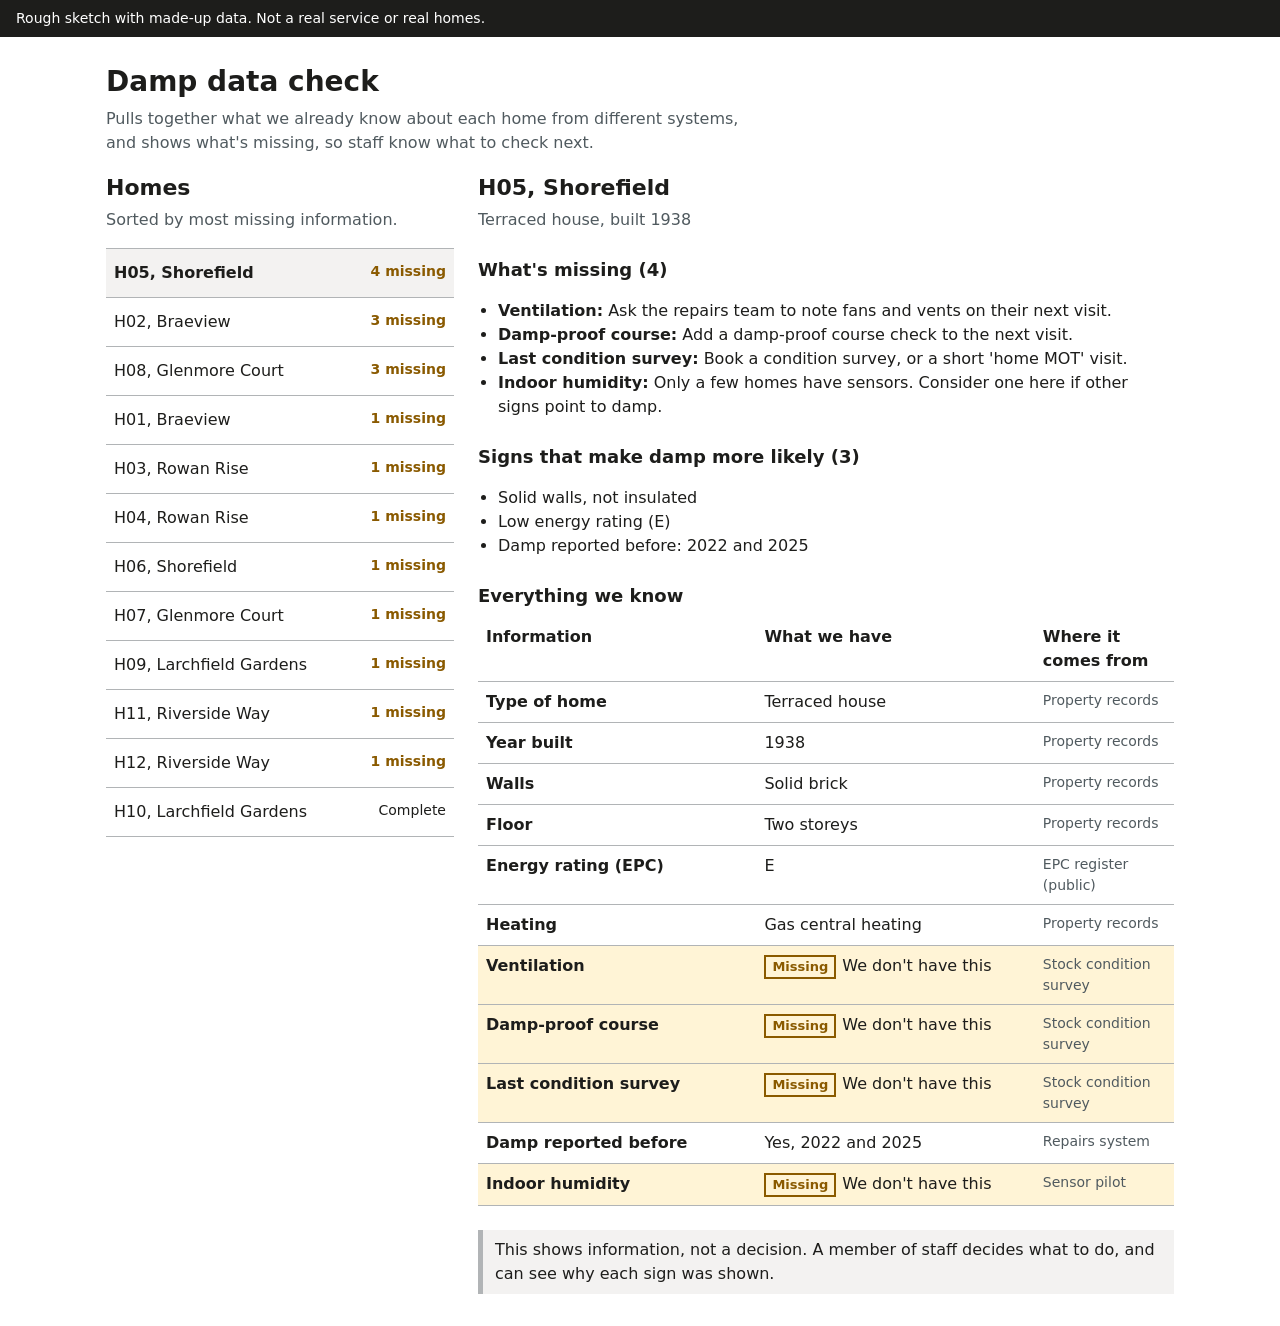
<file: sketches/damp-data-gaps-sketch.html>
<!doctype html>
<html lang="en">
<head>
<meta charset="utf-8">
<meta name="viewport" content="width=device-width, initial-scale=1">
<title>Damp data check (rough sketch)</title>
<style>
  :root { --ink:#1d1d1b; --muted:#505a5f; --line:#b1b4b6; --bg:#ffffff; --soft:#f3f2f1; --gap:#fff4d6; --gapline:#8a5a00; --focus:#ffdd00; --link:#1d70b8; }
  * { box-sizing: border-box; }
  body { margin:0; font: 16px/1.5 system-ui, -apple-system, "Segoe UI", Arial, sans-serif; color:var(--ink); background:var(--bg); }
  .banner { background:var(--ink); color:#fff; padding:8px 16px; font-size:14px; }
  main { max-width:1100px; margin:0 auto; padding:16px; }
  h1 { font-size:28px; margin:8px 0 4px; }
  .lead { color:var(--muted); margin:0 0 16px; max-width:65ch; }
  .layout { display:grid; grid-template-columns: minmax(260px, 1fr) 2fr; gap:24px; }
  @media (max-width: 720px) { .layout { grid-template-columns: 1fr; } }
  ul.homes { list-style:none; margin:0; padding:0; border-top:1px solid var(--line); }
  ul.homes li { border-bottom:1px solid var(--line); }
  ul.homes button { width:100%; text-align:left; background:none; border:0; padding:12px 8px; font:inherit; color:inherit; cursor:pointer; display:flex; justify-content:space-between; gap:8px; }
  ul.homes button[aria-current="true"] { background:var(--soft); font-weight:600; }
  ul.homes button:hover { background:var(--soft); }
  button:focus-visible { outline:3px solid var(--focus); outline-offset:0; box-shadow:0 0 0 6px var(--ink); }
  .count { white-space:nowrap; font-size:14px; }
  .count.has-gaps { color:var(--gapline); font-weight:600; }
  h2 { font-size:22px; margin:0 0 4px; }
  h3 { font-size:18px; margin:24px 0 8px; }
  table { border-collapse:collapse; width:100%; }
  th, td { text-align:left; padding:8px; border-bottom:1px solid var(--line); vertical-align:top; }
  th { width:40%; font-weight:600; }
  td.source { color:var(--muted); font-size:14px; }
  tr.missing td, tr.missing th { background:var(--gap); }
  .tag { display:inline-block; font-size:13px; font-weight:700; padding:0 6px; border:2px solid var(--gapline); color:var(--gapline); margin-right:6px; }
  ul.list { padding-left:20px; }
  .note { border-left:5px solid var(--line); padding:8px 12px; background:var(--soft); margin-top:24px; }
  .wrap { overflow-x:auto; }
</style>
</head>
<body>
<div class="banner">Rough sketch with made-up data. Not a real service or real homes.</div>
<main>
  <h1>Damp data check</h1>
  <p class="lead">Pulls together what we already know about each home from different systems, and shows what's missing, so staff know what to check next.</p>

  <div class="layout">
    <nav aria-label="Homes">
      <h2>Homes</h2>
      <p class="lead">Sorted by most missing information.</p>
      <ul class="homes" id="homes"></ul>
    </nav>
    <section aria-live="polite" id="detail"></section>
  </div>
</main>

<script>
// Made-up homes, based on sketches/example-homes.md. Null = we don't have this information.
const SOURCES = {
  asset: "Property records",
  repairs: "Repairs system",
  epc: "EPC register (public)",
  sensor: "Sensor pilot",
  survey: "Stock condition survey"
};
const FIELDS = [
  ["type", "Type of home", "asset"],
  ["built", "Year built", "asset"],
  ["walls", "Walls", "asset"],
  ["floor", "Floor", "asset"],
  ["epc", "Energy rating (EPC)", "epc"],
  ["heating", "Heating", "asset"],
  ["ventilation", "Ventilation", "survey"],
  ["dpc", "Damp-proof course", "survey"],
  ["lastSurvey", "Last condition survey", "survey"],
  ["dampReports", "Damp reported before", "repairs"],
  ["humidity", "Indoor humidity", "sensor"]
];
const HOMES = [
  { id:"H01", area:"Braeview", type:"Tenement flat", built:1905, walls:"Solid stone", floor:"Ground", epc:"E", heating:"Electric storage heaters", ventilation:"None in kitchen or bathroom", dpc:"Slate, cracked", lastSurvey:2021, dampReports:"Yes, 2024", humidity:null },
  { id:"H02", area:"Braeview", type:"Tenement flat", built:1905, walls:"Solid stone", floor:"Top (3rd)", epc:"D", heating:"Gas central heating", ventilation:null, dpc:"Not applicable (upper floor)", lastSurvey:null, dampReports:"None", humidity:null },
  { id:"H03", area:"Rowan Rise", type:"Four-in-a-block flat", built:1952, walls:"Cavity, not insulated", floor:"Ground", epc:"D", heating:"Gas central heating", ventilation:"Trickle vents in windows", dpc:"Bitumen, works", lastSurvey:2023, dampReports:"None", humidity:null },
  { id:"H04", area:"Rowan Rise", type:"Four-in-a-block flat", built:1952, walls:"Cavity, not insulated", floor:"Upper", epc:null, heating:"Gas central heating", ventilation:"Trickle vents in windows", dpc:"Not applicable (upper floor)", lastSurvey:2023, dampReports:"Yes, 2023", humidity:"High (sensor pilot)" },
  { id:"H05", area:"Shorefield", type:"Terraced house", built:1938, walls:"Solid brick", floor:"Two storeys", epc:"E", heating:"Gas central heating", ventilation:null, dpc:null, lastSurvey:null, dampReports:"Yes, 2022 and 2025", humidity:null },
  { id:"H06", area:"Shorefield", type:"Terraced house", built:1938, walls:"Solid brick, insulated outside (2019)", floor:"Two storeys", epc:"C", heating:"Gas central heating", ventilation:"Kitchen and bathroom fans", dpc:"Bitumen, works", lastSurvey:2022, dampReports:"None", humidity:null },
  { id:"H07", area:"Glenmore Court", type:"Flat in low-rise block", built:1974, walls:"Concrete panel", floor:"1st floor", epc:"D", heating:"Electric panel heaters", ventilation:"Bathroom fan only", dpc:"Not applicable (upper floor)", lastSurvey:null, dampReports:"Yes, 2025", humidity:"High (sensor pilot)" },
  { id:"H08", area:"Glenmore Court", type:"Flat in low-rise block", built:1974, walls:"Concrete panel", floor:"Ground", epc:null, heating:"Electric panel heaters", ventilation:null, dpc:"Plastic, works", lastSurvey:2020, dampReports:"None", humidity:null },
  { id:"H09", area:"Larchfield Gardens", type:"Semi-detached house", built:1991, walls:"Cavity, insulated", floor:"Two storeys", epc:"C", heating:"Gas central heating", ventilation:"Kitchen and bathroom fans", dpc:"Plastic, works", lastSurvey:2024, dampReports:"None", humidity:null },
  { id:"H10", area:"Larchfield Gardens", type:"Sheltered flat", built:1991, walls:"Cavity, insulated", floor:"Ground", epc:"C", heating:"Gas central heating", ventilation:"Kitchen and bathroom fans", dpc:"Plastic, works", lastSurvey:2024, dampReports:"None", humidity:"Normal (sensor pilot)" },
  { id:"H11", area:"Riverside Way", type:"New-build flat", built:2018, walls:"Timber frame, insulated", floor:"2nd floor", epc:"B", heating:"Air source heat pump", ventilation:"Mechanical ventilation (whole home)", dpc:"Not applicable (upper floor)", lastSurvey:2024, dampReports:"Yes, 2025", humidity:null },
  { id:"H12", area:"Riverside Way", type:"Wheelchair-accessible flat", built:2018, walls:"Timber frame, insulated", floor:"Ground", epc:"B", heating:"Air source heat pump", ventilation:"Mechanical ventilation (whole home)", dpc:"Membrane, works", lastSurvey:2024, dampReports:"None", humidity:null }
];

// What we'd suggest staff do about each gap.
const NEXT_STEP = {
  epc: "Check the public EPC register, or book an energy assessment.",
  ventilation: "Ask the repairs team to note fans and vents on their next visit.",
  dpc: "Add a damp-proof course check to the next visit.",
  lastSurvey: "Book a condition survey, or a short 'home MOT' visit.",
  humidity: "Only a few homes have sensors. Consider one here if other signs point to damp."
};

// Features from the research that make damp more likely. Shown as reasons, not a score.
function riskFeatures(h) {
  const r = [];
  if (h.built < 1919) r.push("Built before 1919");
  if (/^Solid/.test(h.walls) && !/insulated/.test(h.walls)) r.push("Solid walls, not insulated");
  if (h.ventilation && /None|only/.test(h.ventilation)) r.push("Limited ventilation: " + h.ventilation.toLowerCase());
  if (h.dpc && /cracked/.test(h.dpc)) r.push("Damp-proof course: " + h.dpc.toLowerCase());
  if (h.epc && /[EFG]/.test(h.epc)) r.push("Low energy rating (" + h.epc + ")");
  if (/^Yes/.test(h.dampReports)) r.push("Damp reported before: " + h.dampReports.replace("Yes, ", ""));
  if (h.humidity && /High/.test(h.humidity)) r.push("High indoor humidity from sensor");
  return r;
}
const gaps = h => FIELDS.filter(([k]) => h[k] === null || h[k] === undefined);
const sorted = [...HOMES].sort((a, b) => gaps(b).length - gaps(a).length || a.id.localeCompare(b.id));

const list = document.getElementById("homes");
const detail = document.getElementById("detail");

function show(id) {
  const h = HOMES.find(x => x.id === id);
  list.querySelectorAll("button").forEach(b => b.setAttribute("aria-current", b.dataset.id === id ? "true" : "false"));
  const g = gaps(h);
  const rows = FIELDS.map(([k, label, src]) => {
    const missing = h[k] === null || h[k] === undefined;
    return `<tr class="${missing ? "missing" : ""}"><th scope="row">${label}</th>
      <td>${missing ? '<span class="tag">Missing</span>We don\'t have this' : h[k]}</td>
      <td class="source">${SOURCES[src]}</td></tr>`;
  }).join("");
  const risks = riskFeatures(h);
  const steps = g.map(([k, label]) => `<li><strong>${label}:</strong> ${NEXT_STEP[k] || "Find out on the next visit."}</li>`).join("");
  detail.innerHTML = `
    <h2>${h.id}, ${h.area}</h2>
    <p class="lead">${h.type}, built ${h.built}</p>

    <h3>What's missing (${g.length})</h3>
    ${g.length ? `<ul class="list">${steps}</ul>` : "<p>Nothing missing. We have all the information we look for.</p>"}

    <h3>Signs that make damp more likely (${risks.length})</h3>
    ${risks.length ? `<ul class="list">${risks.map(r => `<li>${r}</li>`).join("")}</ul>` : "<p>None found in the information we have.</p>"}

    <h3>Everything we know</h3>
    <div class="wrap"><table>
      <thead><tr><th scope="col">Information</th><th scope="col">What we have</th><th scope="col">Where it comes from</th></tr></thead>
      <tbody>${rows}</tbody>
    </table></div>

    <p class="note">This shows information, not a decision. A member of staff decides what to do, and can see why each sign was shown.</p>`;
}

list.innerHTML = sorted.map(h => {
  const n = gaps(h).length;
  return `<li><button type="button" data-id="${h.id}">
    <span>${h.id}, ${h.area}</span>
    <span class="count ${n ? "has-gaps" : ""}">${n ? n + " missing" : "Complete"}</span></button></li>`;
}).join("");
list.addEventListener("click", e => { const b = e.target.closest("button"); if (b) show(b.dataset.id); });
show(sorted[0].id);
</script>
</body>
</html>
</file>
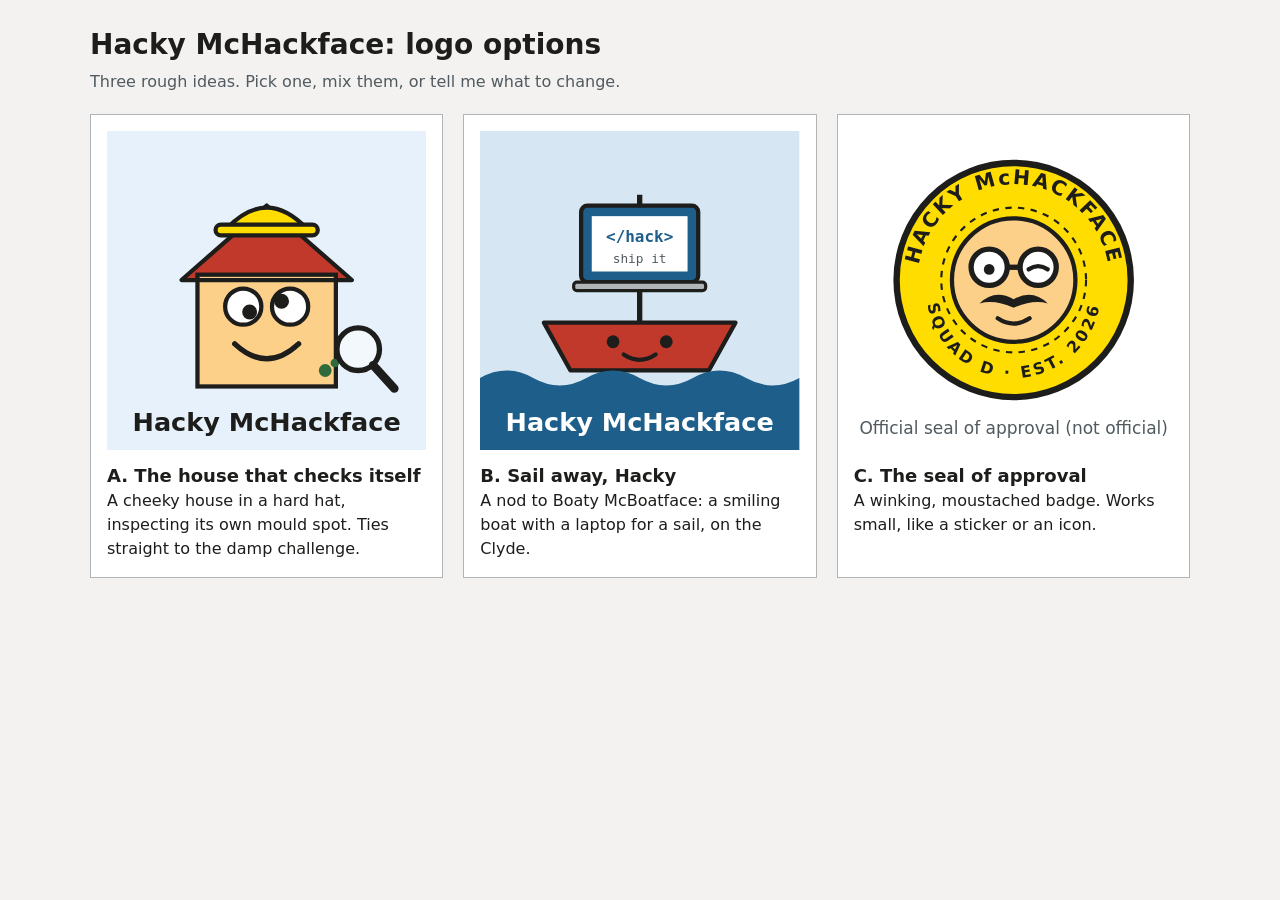
<file: sketches/logo-options.html>
<!doctype html>
<html lang="en-GB">
<head>
<meta charset="utf-8">
<meta name="viewport" content="width=device-width, initial-scale=1">
<title>Hacky McHackface logo options</title>
<style>
  body { margin: 0; font: 16px/1.5 system-ui, -apple-system, "Segoe UI", Arial, sans-serif; color: #1d1d1b; background: #f3f2f1; }
  main { max-width: 1100px; margin: 0 auto; padding: 16px; }
  h1 { font-size: 28px; margin: 8px 0 4px; }
  .lead { color: #505a5f; margin: 0 0 20px; }
  .options { display: grid; grid-template-columns: repeat(auto-fit, minmax(300px, 1fr)); gap: 20px; }
  figure { margin: 0; background: #fff; border: 1px solid #b1b4b6; padding: 16px; }
  figure svg { width: 100%; height: auto; display: block; }
  figcaption { margin-top: 12px; }
  figcaption strong { display: block; font-size: 18px; }
</style>
</head>
<body>
<main>
  <h1>Hacky McHackface: logo options</h1>
  <p class="lead">Three rough ideas. Pick one, mix them, or tell me what to change.</p>

  <div class="options">

    <!-- A: the house with a face -->
    <figure>
      <svg viewBox="0 0 300 300" role="img" aria-labelledby="a-title">
        <title id="a-title">A cartoon house with googly eyes, a big grin and a hard hat, holding a magnifying glass up to a small mould spot</title>
        <rect width="300" height="300" fill="#e7f1fb"/>
        <!-- house -->
        <polygon points="70,140 150,70 230,140" fill="#c0392b"/>
        <rect x="85" y="135" width="130" height="105" fill="#fdd08a" stroke="#1d1d1b" stroke-width="4"/>
        <polygon points="70,140 150,70 230,140" fill="none" stroke="#1d1d1b" stroke-width="4" stroke-linejoin="round"/>
        <!-- hard hat -->
        <path d="M112 92 Q150 52 188 92 Z" fill="#ffdd00" stroke="#1d1d1b" stroke-width="4"/>
        <rect x="102" y="88" width="96" height="10" rx="5" fill="#ffdd00" stroke="#1d1d1b" stroke-width="4"/>
        <!-- googly eyes -->
        <circle cx="128" cy="165" r="17" fill="#fff" stroke="#1d1d1b" stroke-width="4"/>
        <circle cx="134" cy="170" r="7" fill="#1d1d1b"/>
        <circle cx="172" cy="165" r="17" fill="#fff" stroke="#1d1d1b" stroke-width="4"/>
        <circle cx="164" cy="160" r="7" fill="#1d1d1b"/>
        <!-- grin -->
        <path d="M120 200 Q150 228 180 200" fill="none" stroke="#1d1d1b" stroke-width="5" stroke-linecap="round"/>
        <!-- mould spot and magnifier -->
        <circle cx="205" cy="225" r="6" fill="#2f6b3c"/><circle cx="214" cy="218" r="4" fill="#2f6b3c"/>
        <circle cx="236" cy="205" r="20" fill="#fff" fill-opacity="0.5" stroke="#1d1d1b" stroke-width="5"/>
        <line x1="250" y1="220" x2="270" y2="242" stroke="#1d1d1b" stroke-width="8" stroke-linecap="round"/>
        <text x="150" y="282" text-anchor="middle" font-family="system-ui, Arial, sans-serif" font-size="24" font-weight="800" fill="#1d1d1b">Hacky McHackface</text>
      </svg>
      <figcaption><strong>A. The house that checks itself</strong>A cheeky house in a hard hat, inspecting its own mould spot. Ties straight to the damp challenge.</figcaption>
    </figure>

    <!-- B: the boat -->
    <figure>
      <svg viewBox="0 0 300 300" role="img" aria-labelledby="b-title">
        <title id="b-title">A small boat with a face and a laptop for a sail, bobbing on waves, a nod to Boaty McBoatface</title>
        <rect width="300" height="300" fill="#d6e6f2"/>
        <!-- laptop sail -->
        <line x1="150" y1="60" x2="150" y2="180" stroke="#1d1d1b" stroke-width="5"/>
        <rect x="95" y="70" width="110" height="72" rx="6" fill="#1d5f8a" stroke="#1d1d1b" stroke-width="4"/>
        <rect x="105" y="80" width="90" height="52" fill="#fff"/>
        <text x="150" y="104" text-anchor="middle" font-family="ui-monospace, Menlo, monospace" font-size="15" font-weight="700" fill="#1d5f8a">&lt;/hack&gt;</text>
        <text x="150" y="124" text-anchor="middle" font-family="ui-monospace, Menlo, monospace" font-size="12" fill="#505a5f">ship it</text>
        <rect x="88" y="142" width="124" height="8" rx="3" fill="#b1b4b6" stroke="#1d1d1b" stroke-width="3"/>
        <!-- hull with face -->
        <path d="M60 180 L240 180 L215 225 L85 225 Z" fill="#c0392b" stroke="#1d1d1b" stroke-width="4" stroke-linejoin="round"/>
        <circle cx="125" cy="198" r="6" fill="#1d1d1b"/><circle cx="175" cy="198" r="6" fill="#1d1d1b"/>
        <path d="M135 210 Q150 220 165 210" fill="none" stroke="#1d1d1b" stroke-width="4" stroke-linecap="round"/>
        <!-- waves -->
        <path d="M0 232 Q25 218 50 232 T100 232 T150 232 T200 232 T250 232 T300 232 V300 H0 Z" fill="#1d5f8a"/>
        <text x="150" y="282" text-anchor="middle" font-family="system-ui, Arial, sans-serif" font-size="24" font-weight="800" fill="#fff">Hacky McHackface</text>
      </svg>
      <figcaption><strong>B. Sail away, Hacky</strong>A nod to Boaty McBoatface: a smiling boat with a laptop for a sail, on the Clyde.</figcaption>
    </figure>

    <!-- C: the badge -->
    <figure>
      <svg viewBox="0 0 300 300" role="img" aria-labelledby="c-title">
        <title id="c-title">A round badge with a winking face wearing big round glasses and a moustache, with the words Squad D around it</title>
        <rect width="300" height="300" fill="#fff"/>
        <circle cx="150" cy="140" r="110" fill="#ffdd00" stroke="#1d1d1b" stroke-width="6"/>
        <circle cx="150" cy="140" r="68" fill="none" stroke="#1d1d1b" stroke-width="2" stroke-dasharray="6 6"/>
        <!-- face -->
        <circle cx="150" cy="140" r="58" fill="#fdd08a" stroke="#1d1d1b" stroke-width="4"/>
        <!-- glasses -->
        <circle cx="127" cy="128" r="17" fill="#fff" stroke="#1d1d1b" stroke-width="5"/>
        <circle cx="173" cy="128" r="17" fill="#fff" stroke="#1d1d1b" stroke-width="5"/>
        <line x1="144" y1="128" x2="156" y2="128" stroke="#1d1d1b" stroke-width="5"/>
        <circle cx="127" cy="130" r="5" fill="#1d1d1b"/>
        <path d="M164 130 Q173 124 182 130" fill="none" stroke="#1d1d1b" stroke-width="4" stroke-linecap="round"/>
        <!-- moustache -->
        <path d="M150 158 Q132 148 118 162 Q132 158 150 166 Q168 158 182 162 Q168 148 150 158 Z" fill="#1d1d1b"/>
        <path d="M135 176 Q150 186 165 176" fill="none" stroke="#1d1d1b" stroke-width="4" stroke-linecap="round"/>
        <!-- curved text -->
        <defs><path id="arc" d="M60 140 A90 90 0 0 1 240 140"/><path id="arc2" d="M68 150 A82 82 0 0 0 232 150"/></defs>
        <text font-family="system-ui, Arial, sans-serif" font-size="19" font-weight="800" fill="#1d1d1b" letter-spacing="2"><textPath href="#arc" startOffset="50%" text-anchor="middle">HACKY McHACKFACE</textPath></text>
        <text font-family="system-ui, Arial, sans-serif" font-size="15" font-weight="700" fill="#1d1d1b" letter-spacing="3"><textPath href="#arc2" startOffset="50%" text-anchor="middle">SQUAD D · EST. 2026</textPath></text>
        <text x="150" y="285" text-anchor="middle" font-family="system-ui, Arial, sans-serif" font-size="16" fill="#505a5f">Official seal of approval (not official)</text>
      </svg>
      <figcaption><strong>C. The seal of approval</strong>A winking, moustached badge. Works small, like a sticker or an icon.</figcaption>
    </figure>

  </div>
</main>
</body>
</html>
</file>
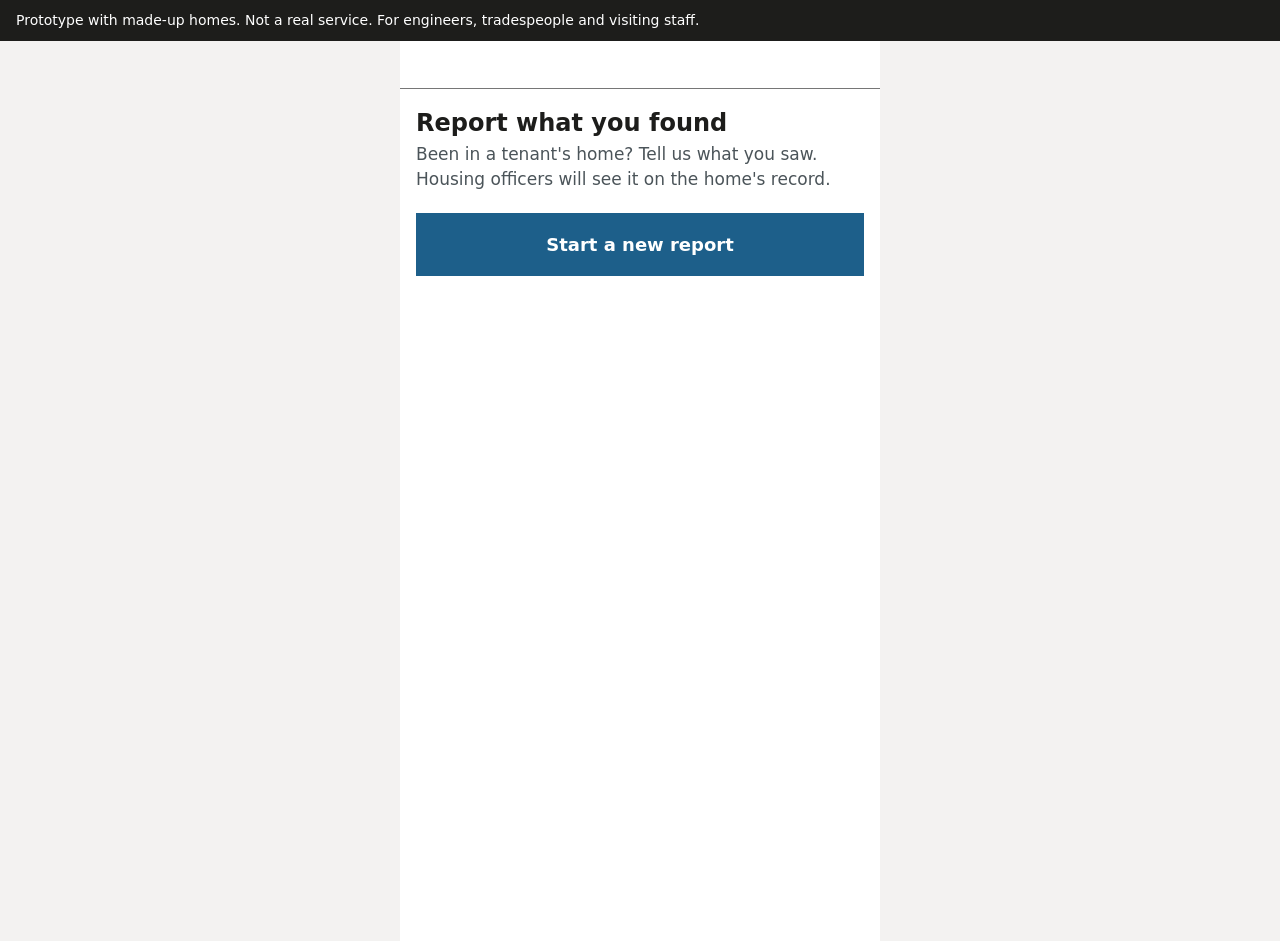
<file: src/report.html>
<!doctype html>
<html lang="en-GB">
<head>
  <meta charset="utf-8">
  <meta name="viewport" content="width=device-width, initial-scale=1, viewport-fit=cover">
  <title>Report what you found (prototype)</title>
  <style>
    :root {
      /* --line is #767676, not the officer view's #b1b4b6: that one is only 2.1:1 against white,
         below the 3:1 WCAG 1.4.11 minimum for a UI component boundary like this page's choice rows. */
      --ink: #1d1d1b; --muted: #4b5459; --line: #767676; --bg: #ffffff; --soft: #f3f2f1;
      --accent: #1d5f8a; --focus: #ffdd00; --good: #2f6b3c; --warn: #b45309; --urgent: #a4161a;
      --font: system-ui, -apple-system, "Segoe UI", Arial, sans-serif;
    }
    * { box-sizing: border-box; }
    [hidden] { display: none !important; }
    html, body { height: 100%; }
    /* 17px base (well above 16px) so iOS Safari never auto-zooms when a field is focused */
    body { margin: 0; font: 17px/1.5 var(--font); color: var(--ink); background: var(--soft); -webkit-tap-highlight-color: transparent; }
    .app { max-width: 480px; min-height: 100%; margin: 0 auto; background: var(--bg); display: flex; flex-direction: column; }
    /* Safe-area padding keeps content clear of a notch or the home indicator on iOS/Android */
    .banner { background: var(--ink); color: #fff; padding: 10px 16px; padding-top: calc(10px + env(safe-area-inset-top)); font-size: 14px; }
    h1 { font-size: 24px; line-height: 1.2; margin: 4px 0 4px; }
    h2 { font-size: 18px; margin: 20px 0 8px; }
    .lead { color: var(--muted); margin: 0 0 20px; }
    :focus-visible { outline: 3px solid var(--focus); outline-offset: 0; box-shadow: 0 0 0 6px var(--ink); }
    .visually-hidden { position: absolute; width: 1px; height: 1px; overflow: hidden; clip: rect(0 0 0 0); }

    /* App bar: back button + step progress, like a native screen header */
    .appbar { display: flex; align-items: center; gap: 10px; padding: calc(10px + env(safe-area-inset-top)) 12px 10px; border-bottom: 1px solid var(--line); min-height: 48px; }
    /* 44x44pt is Apple's own minimum tap target; Material's is 48x48dp, so 44px here is the tighter of the two */
    .appbar .back { font: inherit; font-weight: 600; background: none; border: 0; color: var(--accent); padding: 8px 10px; margin: -8px -10px; min-height: 44px; cursor: pointer; display: flex; align-items: center; gap: 4px; }
    .appbar .back:active { background: var(--soft); }
    .appbar .step-label { color: var(--muted); font-size: 14px; margin-left: auto; }

    .screen { padding: 16px 16px calc(24px + env(safe-area-inset-bottom)); flex: 1; }
    .screen:focus { outline: none; }

    fieldset { border: 0; padding: 0; margin: 0 0 24px; }
    legend { font-weight: 700; font-size: 17px; padding: 0; margin: 0 0 8px; }
    .hint { color: var(--muted); font-size: 15px; margin: 0 0 10px; }
    label { font-weight: 600; display: block; margin: 0 0 6px; }
    input[type="text"], input[type="search"], select, textarea {
      font: inherit; width: 100%; padding: 12px; border: 2px solid var(--ink); background: #fff; min-height: 48px;
    }
    textarea { min-height: 90px; }

    /* The whole row is the tap target (WCAG 2.2 target size, and the list-row pattern
       both iOS and Android use), not just the 24px checkbox or radio inside it. */
    .choice { display: flex; align-items: flex-start; gap: 10px; border: 2px solid var(--line); padding: 14px 12px; margin-bottom: 8px; cursor: pointer; min-height: 48px; font-weight: 400; }
    .choice input { width: 24px; height: 24px; flex: none; margin: 2px 0 0; }
    .choice:has(input:checked) { border-color: var(--accent); background: var(--soft); }
    .choice:active { background: var(--soft); }
    .choice .t { font-weight: 600; }
    .choice .d { color: var(--muted); font-size: 14px; }

    .urgency { display: grid; gap: 8px; }
    .urgency .choice.ok:has(input:checked) { border-color: var(--good); background: #eaf2ec; }
    .urgency .choice.soon:has(input:checked) { border-color: var(--warn); background: #faf1e6; }
    .urgency .choice.now:has(input:checked) { border-color: var(--urgent); background: #f7e8e8; }

    .home-search { position: relative; }
    .home-results { border: 2px solid var(--ink); border-top: 0; max-height: 320px; overflow-y: auto; background: #fff; }
    .home-results button { display: block; width: 100%; text-align: left; font: inherit; padding: 12px; border: 0; border-bottom: 1px solid var(--line); background: #fff; cursor: pointer; min-height: 48px; }
    .home-results button:hover, .home-results button:focus-visible { background: var(--soft); }
    .home-card { border: 2px solid var(--accent); background: var(--soft); padding: 12px; display: flex; justify-content: space-between; align-items: center; gap: 12px; margin-bottom: 20px; }
    .home-card .ref { font-weight: 700; font-size: 18px; }
    .home-card .meta { color: var(--muted); font-size: 14px; }
    /* Missing information from the officer view: pale yellow plus a "Missing" tag, never colour alone */
    .checks { background: #fff4d6; border-left: 6px solid #8a5a00; padding: 4px 14px 10px; margin: -8px 0 20px; }
    .checks h2 { margin: 10px 0 2px; }
    .checks-hint { margin: 0 0 8px; color: var(--muted); font-size: 15px; }
    .checks ul { list-style: none; margin: 0; padding: 0; }
    .checks li { margin-bottom: 8px; }
    .checks .tag { display: inline-block; font-size: 13px; font-weight: 700; padding: 0 6px; border: 2px solid #8a5a00; color: #6b4600; background: #fff; margin-right: 6px; }
    .link-button { background: none; border: 0; color: var(--accent); text-decoration: underline; font: inherit; padding: 10px 8px; min-height: 44px; cursor: pointer; }

    .photo-preview { display: flex; gap: 8px; flex-wrap: wrap; margin: 10px 0; }
    .photo-preview img { width: 84px; height: 84px; object-fit: cover; border: 2px solid var(--line); }

    .screen-nav { margin-top: 28px; padding-bottom: env(safe-area-inset-bottom); }
    button.primary { font: inherit; font-weight: 700; padding: 16px; width: 100%; min-height: 52px; cursor: pointer; border: 2px solid var(--accent); background: var(--accent); color: #fff; font-size: 18px; }
    button.primary:active:not(:disabled) { background: #164a6c; }
    button.primary:disabled { opacity: 0.5; cursor: not-allowed; }
    button.secondary { font: inherit; font-weight: 600; padding: 12px; width: 100%; min-height: 48px; cursor: pointer; border: 2px solid var(--accent); background: #fff; color: var(--accent); margin-top: 10px; }
    button.secondary:active { background: var(--soft); }

    /* Review screen: a read-only summary with an Edit link back to the screen it came from */
    .summary-item { border-top: 1px solid var(--line); padding: 12px 0; display: flex; justify-content: space-between; gap: 12px; }
    .summary-item:last-child { border-bottom: 1px solid var(--line); }
    .summary-item .k { color: var(--muted); font-size: 14px; }
    .summary-item .v { font-weight: 600; }
    .summary-item .edit { flex: none; }

    .confirm-icon { width: 56px; height: 56px; border-radius: 50%; background: var(--good); color: #fff; display: flex; align-items: center; justify-content: center; font-size: 28px; margin-bottom: 12px; }

    .sent-list { list-style: none; padding: 0; margin: 0; }
    .sent-list li { border-top: 1px solid var(--line); padding: 10px 0; font-size: 15px; }
    .sent-list .tag { display: inline-block; font-size: 12px; font-weight: 700; padding: 1px 8px; color: #fff; margin-right: 6px; }
    .tag.ok { background: var(--good); } .tag.soon { background: var(--warn); } .tag.now { background: var(--urgent); }

    .start-count { border: 2px solid var(--line); padding: 12px; margin-top: 24px; display: flex; justify-content: space-between; align-items: center; }
  </style>
</head>
<body>
  <div class="banner">Prototype with made-up homes. Not a real service. For engineers, tradespeople and visiting staff.</div>

  <div class="app">
    <div class="appbar">
      <button type="button" id="back-btn" class="back" hidden>&larr; Back</button>
      <span id="step-label" class="step-label"></span>
    </div>

    <section id="screen-start" class="screen" tabindex="-1" aria-labelledby="h-start">
      <h1 id="h-start">Report what you found</h1>
      <p class="lead">Been in a tenant's home? Tell us what you saw. Housing officers will see it on the home's record.</p>
      <button type="button" class="primary" id="start-btn">Start a new report</button>
      <div class="start-count" id="start-count" hidden>
        <span id="start-count-text"></span>
        <button type="button" class="link-button" id="see-reports-link">See them</button>
      </div>
    </section>

    <section id="screen-home" class="screen" tabindex="-1" hidden aria-labelledby="h-home">
      <h1 id="h-home">Which home?</h1>
      <div class="field">
        <label for="home-search">Search by area</label>
        <div class="home-search">
          <input id="home-search" type="search" autocomplete="off" placeholder="For example, Braeview">
          <div id="home-results" class="home-results" hidden></div>
        </div>
      </div>
    </section>

    <section id="screen-about" class="screen" tabindex="-1" hidden aria-labelledby="h-about">
      <h1 id="h-about">About this visit</h1>
      <div id="about-home-card"></div>
      <fieldset>
        <legend>Who's reporting</legend>
        <div class="field">
          <label for="r-name">Your name (optional)</label>
          <input id="r-name" type="text" autocomplete="name">
        </div>
        <div class="field">
          <label for="r-role">What's your role</label>
          <select id="r-role">
            <option>Repairs engineer</option>
            <option>Tradesperson</option>
            <option>Energy advisor</option>
            <option>Community support</option>
            <option>Other visiting staff</option>
          </select>
        </div>
      </fieldset>
      <fieldset>
        <legend>Did you speak to anyone in the household?</legend>
        <label class="choice"><input type="radio" name="spoke" value="Yes"><span>Yes</span></label>
        <label class="choice"><input type="radio" name="spoke" value="No"><span>No &mdash; nobody was in</span></label>
      </fieldset>
      <div class="screen-nav"><button type="button" class="primary" id="about-next">Continue</button></div>
    </section>

    <section id="screen-found" class="screen" tabindex="-1" hidden aria-labelledby="h-found">
      <h1 id="h-found">What did you find?</h1>
      <p class="hint">Choose all that apply. Just what you can see &mdash; don't ask about anyone's health. That's kept separate, and only shared if the household agrees.</p>
      <div id="what-found"></div>
      <div class="field" id="other-wrap" hidden>
        <label for="r-other">Tell us more</label>
        <input id="r-other" type="text">
      </div>
      <div class="screen-nav"><button type="button" class="primary" id="found-next" disabled>Continue</button></div>
    </section>

    <section id="screen-urgency" class="screen" tabindex="-1" hidden aria-labelledby="h-urgency">
      <h1 id="h-urgency">Where, and how urgent?</h1>
      <div class="field">
        <label for="r-where">Where in the home</label>
        <select id="r-where">
          <option>Not sure or more than one room</option>
          <option>Kitchen</option>
          <option>Bathroom</option>
          <option>Bedroom</option>
          <option>Living room</option>
          <option>Hallway or stairs</option>
          <option>Whole home</option>
        </select>
      </div>
      <fieldset>
        <legend>How urgent is it?</legend>
        <div class="urgency">
          <label class="choice ok"><input type="radio" name="urgency" value="ok"><span><span class="t">Just noting it</span><br><span class="d">Looks fine for now</span></span></label>
          <label class="choice soon"><input type="radio" name="urgency" value="soon"><span><span class="t">Needs a look soon</span><br><span class="d">Getting worse, not urgent today</span></span></label>
          <label class="choice now"><input type="radio" name="urgency" value="now"><span><span class="t">Needs action now</span><br><span class="d">Risk to health or the building today</span></span></label>
        </div>
      </fieldset>
      <div class="screen-nav"><button type="button" class="primary" id="urgency-next" disabled>Continue</button></div>
    </section>

    <section id="screen-detail" class="screen" tabindex="-1" hidden aria-labelledby="h-detail">
      <h1 id="h-detail">Add any detail</h1>
      <div class="field">
        <label for="r-photo">Add a photo (optional)</label>
        <input id="r-photo" type="file" accept="image/*" capture="environment">
        <div id="photo-preview" class="photo-preview"></div>
      </div>
      <fieldset>
        <legend><label for="r-notes">Anything else? (optional)</label></legend>
        <textarea id="r-notes" placeholder="Anything that would help a housing officer understand what you saw"></textarea>
      </fieldset>
      <div class="screen-nav"><button type="button" class="primary" id="detail-next">Review</button></div>
    </section>

    <section id="screen-review" class="screen" tabindex="-1" hidden aria-labelledby="h-review">
      <h1 id="h-review">Check and send</h1>
      <div id="review-summary"></div>
      <div class="screen-nav"><button type="button" class="primary" id="send-btn">Send this report</button></div>
    </section>

    <section id="screen-sent" class="screen" tabindex="-1" hidden aria-labelledby="h-sent">
      <div class="confirm-icon" aria-hidden="true">&#10003;</div>
      <h1 id="h-sent">Report sent</h1>
      <p id="sent-message" role="status"></p>
      <div class="screen-nav">
        <button type="button" class="primary" id="report-another">Report another home</button>
        <button type="button" class="secondary" id="done-btn">Done</button>
      </div>
      <section id="sent-section" hidden>
        <h2>Your reports today</h2>
        <ul id="sent-list" class="sent-list"></ul>
      </section>
    </section>
  </div>

  <script src="data/homes.js"></script>
  <script src="data/sensors.js"></script>
  <script src="report.js"></script>
</body>
</html>
</file>
